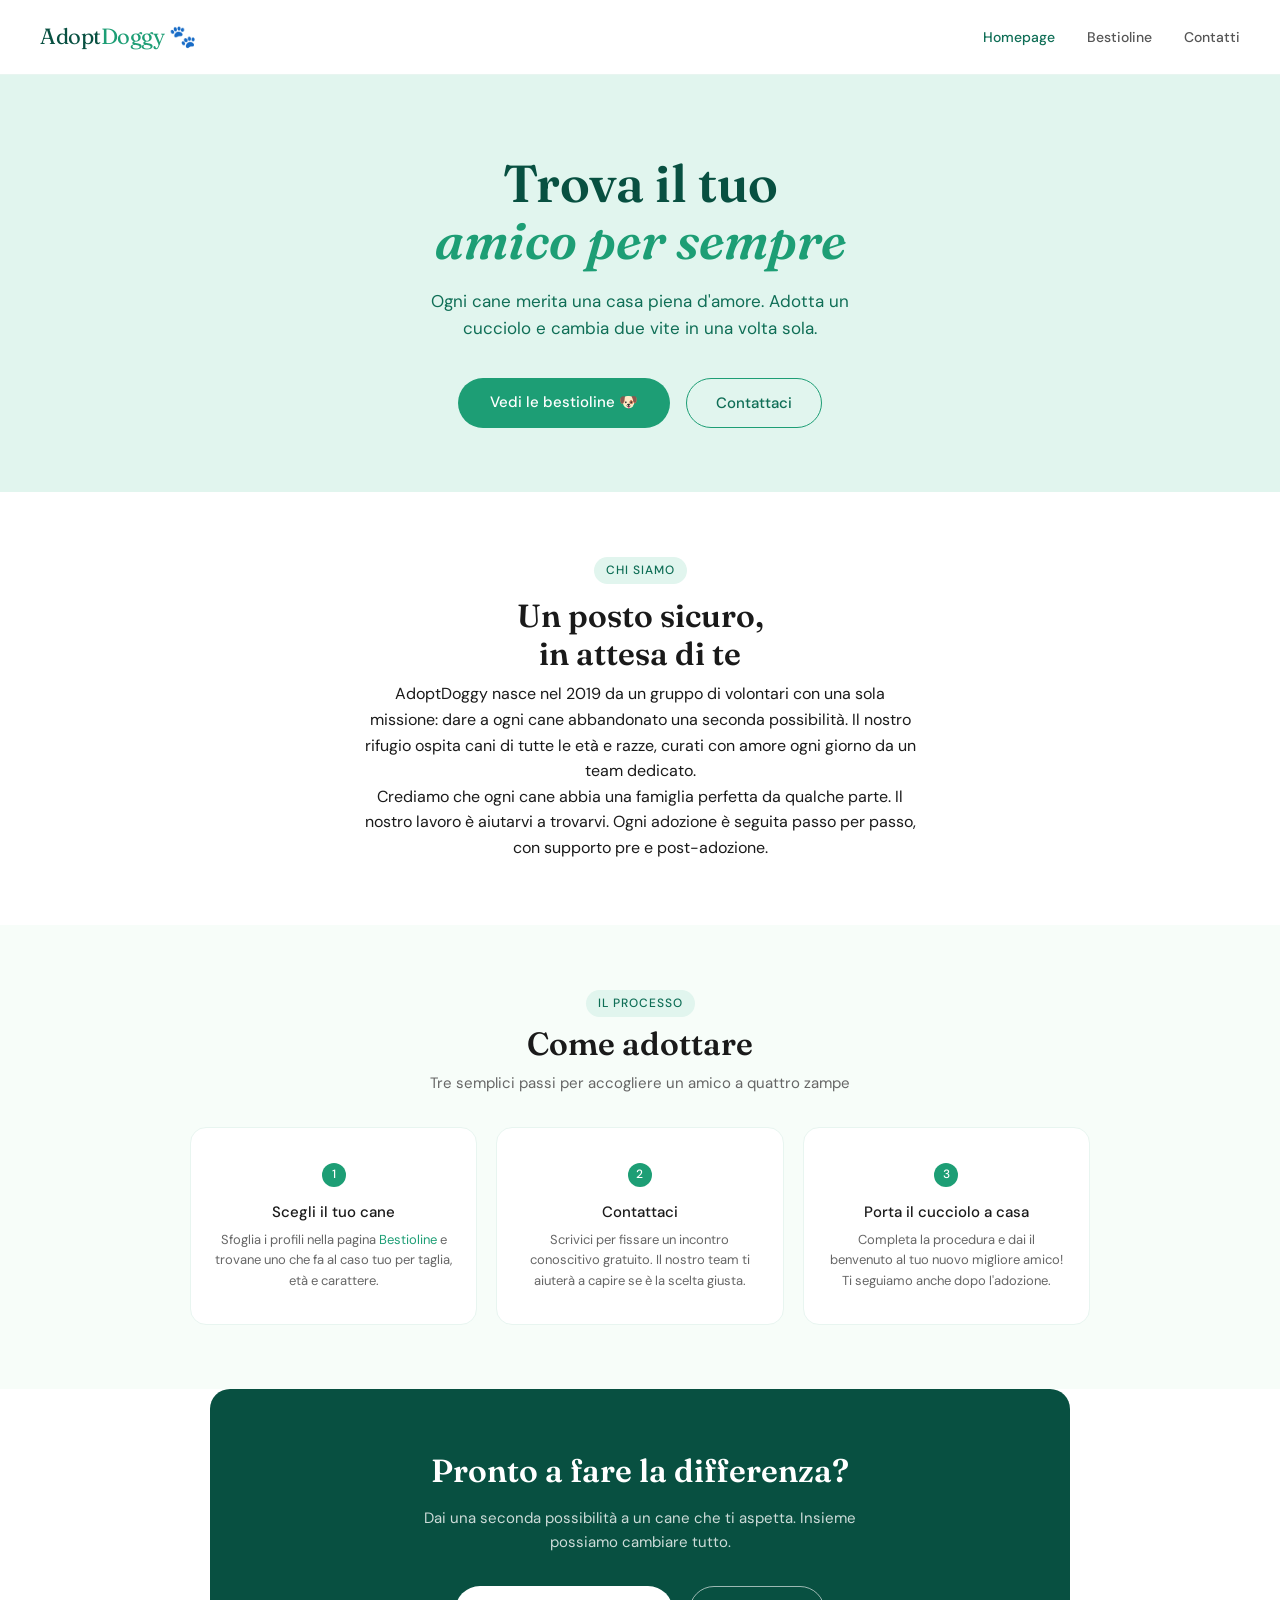
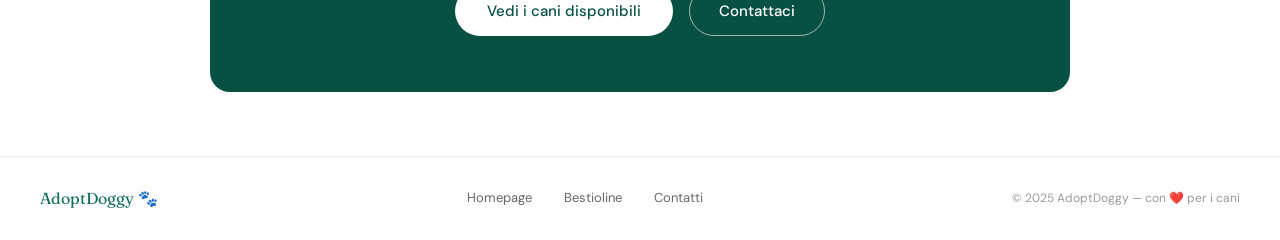
<file: index.html>
<!DOCTYPE html>

<html>

<head>
    <meta charset="utf-8">
    <meta http-equiv="X-UA-Compatible" content="IE=edge">
    <title></title>
    <meta name="description" content="">
    <meta name="viewport" content="width=device-width, initial-scale=1">
    <link rel="stylesheet" href="./style/style.css">
</head>

<body>
    <header>
        <div class="logo">Adopt<span>Doggy</span> 🐾</div>
        <nav>
            <a href="./index.html" class="active">Homepage</a>
            <a href="./index2.html">Bestioline</a>
            <a href="./index3.html">Contatti</a>
        </nav>
    </header>

    <main>

        <!-- HERO -->
        <section class="hero">
            <h1>Trova il tuo<br><em>amico per sempre</em></h1>
            <p>Ogni cane merita una casa piena d'amore. Adotta un cucciolo e cambia due vite in una volta sola.</p>
            <div class="hero-btns">
                <a href="./index2.html" class="btn-primary">Vedi le bestioline 🐶</a>
                <a href="./index3.html" class="btn-outline">Contattaci</a>
            </div>
        </section>

        <!-- CHI SIAMO -->
        <section class="section about">
            <div class="about-text">
                <div class="label-tag">Chi siamo</div>
                <h2 class="section-title">Un posto sicuro,<br>in attesa di te</h2>
                <p class="about-desc">
                    AdoptDoggy nasce nel 2019 da un gruppo di volontari con una sola missione: dare a ogni cane
                    abbandonato una seconda possibilità. Il nostro rifugio ospita cani di tutte le età e razze, curati
                    con amore ogni giorno da un team dedicato.
                </p>
                <p class="about-desc">
                    Crediamo che ogni cane abbia una famiglia perfetta da qualche parte. Il nostro lavoro è aiutarvi a
                    trovarvi. Ogni adozione è seguita passo per passo, con supporto pre e post-adozione.
                </p>
            </div>
        </section>

        <!-- COME ADOTTARE -->
        <section class="section how-section">
            <div style="text-align:center; margin-bottom: 2rem;">
                <div class="label-tag" style="margin:0 auto 0.5rem;">Il processo</div>
                <h2 class="section-title">Come adottare</h2>
                <p class="section-sub">Tre semplici passi per accogliere un amico a quattro zampe</p>
            </div>
            <div class="how-grid">
                <div class="how-card">
                    <div class="step-num">1</div>
                    <div class="how-title">Scegli il tuo cane</div>
                    <div class="how-desc">Sfoglia i profili nella pagina <a href="./index2.html">Bestioline</a> e
                        trovane uno che fa al caso tuo per taglia, età e carattere.</div>
                </div>
                <div class="how-card">
                    <div class="step-num">2</div>
                    <div class="how-title">Contattaci</div>
                    <div class="how-desc">Scrivici per fissare un incontro conoscitivo gratuito. Il nostro team ti
                        aiuterà a capire se è la scelta giusta.</div>
                </div>
                <div class="how-card">
                    <div class="step-num">3</div>
                    <div class="how-title">Porta il cucciolo a casa</div>
                    <div class="how-desc">Completa la procedura e dai il benvenuto al tuo nuovo migliore amico! Ti
                        seguiamo anche dopo l'adozione.</div>
                </div>
            </div>
        </section>

        <!-- CTA FINALE -->
        <section class="section" style="padding-top:0;">
            <div class="cta-banner">
                <h2>Pronto a fare la differenza?</h2>
                <p>Dai una seconda possibilità a un cane che ti aspetta. Insieme possiamo cambiare tutto.</p>
                <div class="hero-btns">
                    <a href="./index2.html" class="btn-white">Vedi i cani disponibili</a>
                    <a href="./index3.html" class="btn-white-outline">Contattaci</a>
                </div>
            </div>
        </section>

    </main>

    <footer>
        <div class="footer-logo">AdoptDoggy 🐾</div>
        <div class="footer-links">
            <a href="./index.html">Homepage</a>
            <a href="./index2.html">Bestioline</a>
            <a href="./index3.html">Contatti</a>
        </div>
        <div class="footer-copy">© 2025 AdoptDoggy — con ❤️ per i cani</div>
    </footer>

    <script src="./script/script.js"></script>
</body>

</html>
</file>
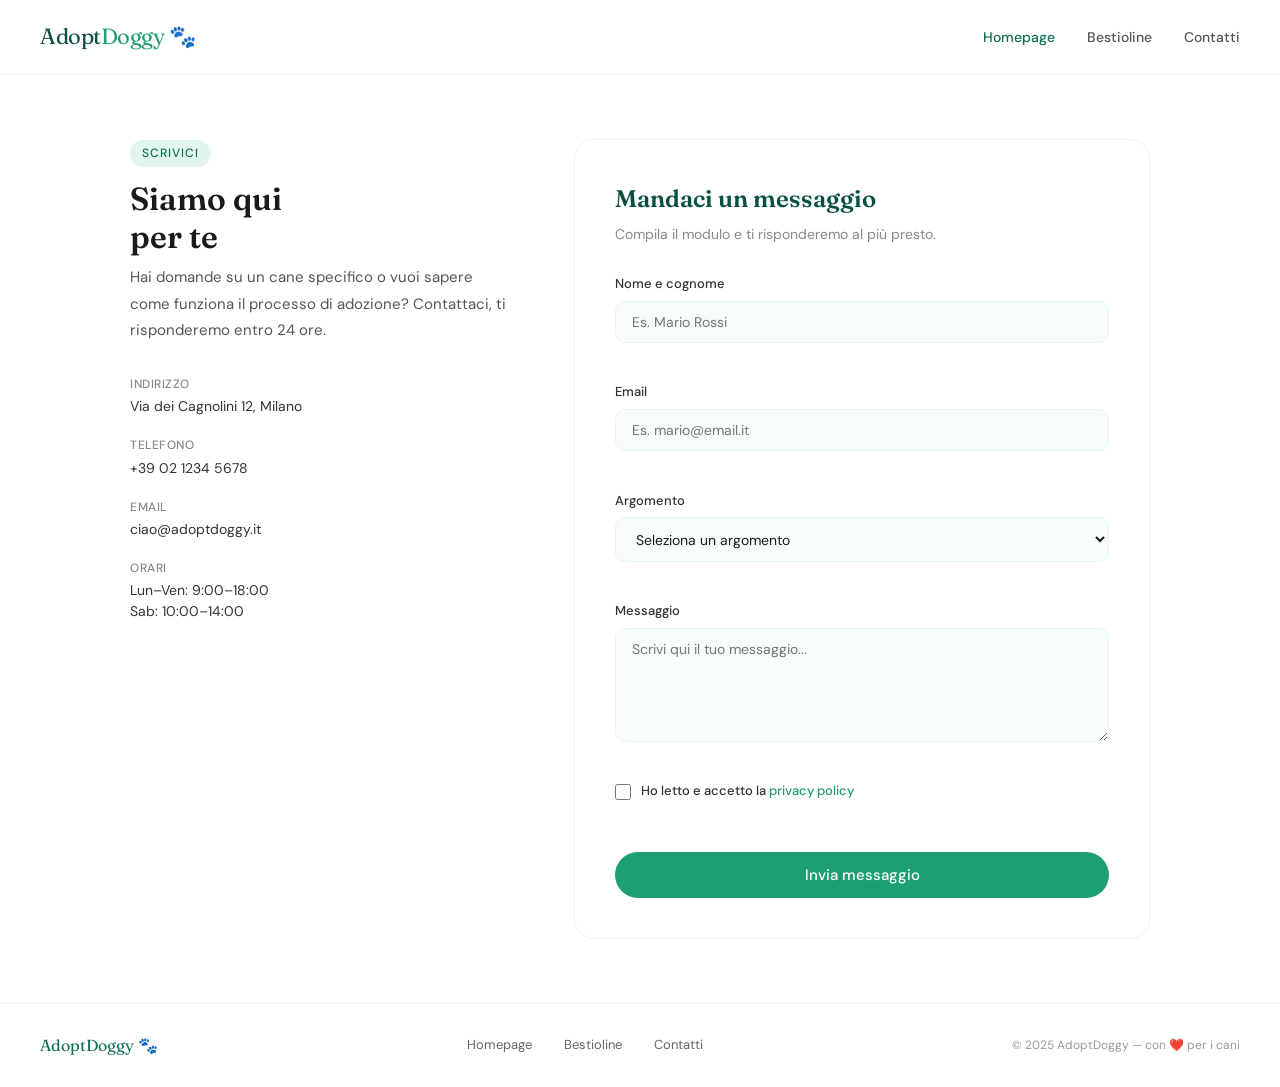
<file: index3.html>
<!DOCTYPE html>

<html>

<head>
    <meta charset="utf-8">
    <meta http-equiv="X-UA-Compatible" content="IE=edge">
    <title></title>
    <meta name="description" content="">
    <meta name="viewport" content="width=device-width, initial-scale=1">
    <link rel="stylesheet" href="./style/style.css">
</head>

<body>
    <header>
        <div class="logo">Adopt<span>Doggy</span> 🐾</div>
        <nav>
            <a href="./index.html" class="active">Homepage</a>
            <a href="./index2.html">Bestioline</a>
            <a href="./index3.html">Contatti</a>
        </nav>
    </header>

    <main>
        <section class="contatti-section">

            <!-- COLONNA SINISTRA: info -->
            <div class="contatti-info">
                <div class="label-tag">Scrivici</div>
                <h1 class="section-title">Siamo qui<br>per te </h1>
                <p class="contatti-intro">Hai domande su un cane specifico o vuoi sapere come funziona il processo di
                    adozione? Contattaci, ti risponderemo entro 24 ore.</p>

                <div class="info-list">
                    <div class="info-item">

                        <div>
                            <div class="info-label">Indirizzo</div>
                            <div class="info-value">Via dei Cagnolini 12, Milano</div>
                        </div>
                    </div>
                    <div class="info-item">

                        <div>
                            <div class="info-label">Telefono</div>
                            <div class="info-value">+39 02 1234 5678</div>
                        </div>
                    </div>
                    <div class="info-item">

                        <div>
                            <div class="info-label">Email</div>
                            <div class="info-value">ciao@adoptdoggy.it</div>
                        </div>
                    </div>
                    <div class="info-item">

                        <div>
                            <div class="info-label">Orari</div>
                            <div class="info-value">Lun–Ven: 9:00–18:00<br>Sab: 10:00–14:00</div>
                        </div>
                    </div>
                </div>
            </div>

            <!-- COLONNA DESTRA: form -->
            <div class="contatti-form-wrap">
                <div class="form-card" id="form-card">

                    <!-- FORM -->
                    <div id="form-view">
                        <h2 class="form-title">Mandaci un messaggio</h2>
                        <p class="form-sub">Compila il modulo e ti risponderemo al più presto.</p>

                        <div class="form-group">
                            <label for="nome">Nome e cognome</label>
                            <input type="text" id="nome" placeholder="Es. Mario Rossi">
                            <span class="field-error" id="error-nome"></span>
                        </div>

                        <div class="form-group">
                            <label for="email">Email</label>
                            <input type="email" id="email" placeholder="Es. mario@email.it">
                            <span class="field-error" id="error-email"></span>
                        </div>

                        <div class="form-group">
                            <label for="oggetto">Argomento</label>
                            <select id="oggetto">
                                <option value="">Seleziona un argomento</option>
                                <option value="adozione">Informazioni adozione</option>
                                <option value="cane">Domanda su un cane specifico</option>
                                <option value="volontario">Diventare volontario</option>
                                <option value="donazione">Donazione</option>
                                <option value="altro">Altro</option>
                            </select>
                            <span class="field-error" id="error-oggetto"></span>
                        </div>

                        <div class="form-group">
                            <label for="messaggio">Messaggio</label>
                            <textarea id="messaggio" rows="5" placeholder="Scrivi qui il tuo messaggio..."></textarea>
                            <span class="field-error" id="error-messaggio"></span>
                        </div>

                        <div class="form-group privacy-group">
                            <label class="checkbox-label">
                                <input type="checkbox" id="privacy">
                                <span>Ho letto e accetto la <a href="#">privacy policy</a></span>
                            </label>
                            <span class="field-error" id="error-privacy"></span>
                        </div>


                        <button class="btn-primary btn-full" id="btn-invia">
                            Invia messaggio
                        </button>
                    </div>

                    <!-- SUCCESSO (nascosto di default) -->
                    <div id="success-view" class="success-view" style="display:none;">
                        <div class="success-icon">🐾</div>
                        <h2 class="form-title">Messaggio inviato!</h2>
                        <p class="form-sub">Grazie per averci scritto. Ti risponderemo entro 24 ore all'indirizzo email
                            indicato.</p>

                        <button class="btn-outline" id="btn-reset" style="margin-top:1.5rem;">
                            Invia un altro messaggio
                        </button>
                    </div>

                </div>
            </div>

        </section>
    </main>

    <footer>
        <div class="footer-logo">AdoptDoggy 🐾</div>
        <div class="footer-links">
            <a href="./index.html">Homepage</a>
            <a href="./index2.html">Bestioline</a>
            <a href="./index3.html">Contatti</a>
        </div>
        <div class="footer-copy">© 2025 AdoptDoggy — con ❤️ per i cani</div>
    </footer>

    <script src="./script/script.js"></script>
</body>

</html>
</file>
<file: style/style.css>
/* import pèer il font utilizato per la pagina web  */
@import url('https://fonts.googleapis.com/css2?family=Fraunces:ital,wght@0,400;0,600;1,400&family=DM+Sans:wght@400;500&display=swap');

/* === RESET & BASE === */
*,
*::before,
*::after {
    box-sizing: border-box;
    margin: 0;
    padding: 0;
}

body {
    font-family: 'DM Sans', sans-serif;
    color: #1a1a1a;
    background: #fff;
    line-height: 1.6;
}

/* === HEADER === */
header {
    display: flex;
    justify-content: space-between;
    align-items: center;
    padding: 1.2rem 2.5rem;
    border-bottom: 1px solid #e8f5f0;
    background: #fff;
    position: sticky;
    top: 0;
    z-index: 100;
}

.logo {
    font-family: 'Fraunces', serif;
    font-size: 22px;
    color: #085041;
    letter-spacing: -0.5px;
}

.logo span {
    color: #1D9E75;
}

nav {
    display: flex;
    gap: 2rem;
}

nav a {
    font-size: 14px;
    color: #555;
    text-decoration: none;
    font-weight: 500;
    transition: color 0.2s;
}

nav a:hover,
nav a.active {
    color: #0F6E56;
}

/* === BUTTONS === */
.btn-primary {
    background: #1D9E75;
    color: #fff;
    border: none;
    padding: 0.8rem 2rem;
    border-radius: 99px;
    font-family: 'DM Sans', sans-serif;
    font-size: 15px;
    font-weight: 500;
    cursor: pointer;
    text-decoration: none;
    display: inline-block;
    transition: background 0.2s, transform 0.15s;
}

.btn-primary:hover {
    background: #0F6E56;
    transform: translateY(-2px);
}

.btn-outline {
    background: transparent;
    color: #0F6E56;
    border: 1.5px solid #1D9E75;
    padding: 0.75rem 1.8rem;
    border-radius: 99px;
    font-family: 'DM Sans', sans-serif;
    font-size: 15px;
    font-weight: 500;
    cursor: pointer;
    text-decoration: none;
    display: inline-block;
    transition: all 0.2s;
}

.btn-outline:hover {
    background: #E1F5EE;
}

.btn-white {
    background: #fff;
    color: #085041;
    border: none;
    padding: 0.8rem 2rem;
    border-radius: 99px;
    font-family: 'DM Sans', sans-serif;
    font-size: 15px;
    font-weight: 500;
    cursor: pointer;
    text-decoration: none;
    display: inline-block;
    transition: opacity 0.2s, transform 0.15s;
}

.btn-white:hover {
    opacity: 0.9;
    transform: translateY(-1px);
}

.btn-white-outline {
    background: transparent;
    color: #fff;
    border: 1.5px solid rgba(255, 255, 255, 0.6);
    padding: 0.75rem 1.8rem;
    border-radius: 99px;
    font-family: 'DM Sans', sans-serif;
    font-size: 15px;
    font-weight: 500;
    cursor: pointer;
    text-decoration: none;
    display: inline-block;
    transition: all 0.2s;
}

.btn-white-outline:hover {
    background: rgba(255, 255, 255, 0.1);
}

.hero-btns {
    display: flex;
    gap: 1rem;
    justify-content: center;
    flex-wrap: wrap;
}

/* === HERO === */
.hero {
    background: #E1F5EE;
    padding: 5rem 2rem 4rem;
    text-align: center;
    position: relative;
    overflow: hidden;
}

.hero-paw {
    position: absolute;
    font-size: 90px;
    opacity: 0.06;
    user-select: none;
}


.hero h1 {
    font-family: 'Fraunces', serif;
    font-size: 52px;
    font-weight: 600;
    line-height: 1.1;
    color: #085041;
    margin-bottom: 1.2rem;
}

.hero h1 em {
    font-style: italic;
    color: #1D9E75;
}

.hero p {
    font-size: 17px;
    color: #0F6E56;
    max-width: 460px;
    margin: 0 auto 2.2rem;
    line-height: 1.6;
}

/* === STATS === */
.stats {
    display: flex;
    justify-content: center;
    gap: 4rem;
    padding: 2.2rem 2rem;
    background: #fff;
    border-bottom: 1px solid #e8f5f0;
    flex-wrap: wrap;
}

/* === SECTION BASE === */
.section {
    padding: 4rem 2.5rem;
}

.label-tag {
    display: inline-block;
    font-size: 12px;
    font-weight: 500;
    text-transform: uppercase;
    letter-spacing: 1px;
    color: #0F6E56;
    background: #E1F5EE;
    padding: 4px 12px;
    border-radius: 99px;
    margin-bottom: 0.8rem;
}

.section-title {
    font-family: 'Fraunces', serif;
    font-size: 32px;
    font-weight: 600;
    color: #1a1a1a;
    line-height: 1.2;
    margin-bottom: 0.5rem;
}

.section-sub {
    font-size: 15px;
    color: #666;
    margin-bottom: 0.5rem;
}

/* === CHI SIAMO === */
.about {

    align-items: center;
    background: #fff;
    text-align: center;
    width: 50%;
    margin: 0 auto;

}



/* === COME ADOTTARE === */
.how-section {
    background: #f7fdf9;
}

.how-grid {
    display: grid;
    grid-template-columns: repeat(auto-fit, minmax(200px, 1fr));
    gap: 1.2rem;
    max-width: 900px;
    margin: 0 auto;
}

.how-card {
    background: #fff;
    border: 1px solid #e8f5f0;
    border-radius: 16px;
    padding: 2rem 1.5rem;
    text-align: center;
}

.step-num {
    display: inline-flex;
    align-items: center;
    justify-content: center;
    background: #1D9E75;
    color: #fff;
    font-size: 12px;
    font-weight: 500;
    width: 24px;
    height: 24px;
    border-radius: 50%;
    margin-bottom: 0.8rem;
}


.how-title {
    font-weight: 500;
    font-size: 15px;
    color: #1a1a1a;
    margin-bottom: 6px;
}

.how-desc {
    font-size: 13px;
    color: #666;
    line-height: 1.6;
}

.how-desc a {
    color: #1D9E75;
    text-decoration: none;
}

.how-desc a:hover {
    text-decoration: underline;
}

.testi-section {
    background: #fff;
}

.testi-grid {
    display: grid;
    grid-template-columns: repeat(auto-fit, minmax(240px, 1fr));
    gap: 1.2rem;
    max-width: 960px;
    margin: 0 auto;
}

.testi-card {
    background: #f7fdf9;
    border: 1px solid #e8f5f0;
    border-radius: 16px;
    padding: 1.8rem 1.5rem;
}

.testi-quote {
    font-family: 'Fraunces', serif;
    font-style: italic;
    font-size: 15px;
    color: #333;
    line-height: 1.7;
    margin-bottom: 1.2rem;
}

.testi-author {
    display: flex;
    align-items: center;
    gap: 12px;
}

.testi-avatar {
    width: 40px;
    height: 40px;
    border-radius: 50%;
    background: #E1F5EE;
    color: #085041;
    display: flex;
    align-items: center;
    justify-content: center;
    font-size: 13px;
    font-weight: 500;
    flex-shrink: 0;
}

.testi-name {
    font-weight: 500;
    font-size: 14px;
    color: #1a1a1a;
}

.testi-city {
    font-size: 12px;
    color: #888;
}

/* === CTA BANNER === */
.cta-banner {
    background: #085041;
    color: #fff;
    padding: 3.5rem 2rem;
    text-align: center;
    border-radius: 20px;
    max-width: 860px;
    margin: 0 auto;
}

.cta-banner h2 {
    font-family: 'Fraunces', serif;
    font-size: 32px;
    font-weight: 600;
    margin-bottom: 0.6rem;
}

.cta-banner p {
    font-size: 15px;
    opacity: 0.8;
    margin-bottom: 2rem;
    max-width: 440px;
    margin-left: auto;
    margin-right: auto;
}

/* === FOOTER === */
footer {
    padding: 1.8rem 2.5rem;
    border-top: 1px solid #e8f5f0;
    display: flex;
    justify-content: space-between;
    align-items: center;
    flex-wrap: wrap;
    gap: 1rem;
    background: #fff;
}

.footer-logo {
    font-family: 'Fraunces', serif;
    font-size: 16px;
    color: #0F6E56;
}

.footer-links {
    display: flex;
    gap: 2rem;
}

.footer-links a {
    font-size: 13px;
    color: #666;
    text-decoration: none;
    transition: color 0.2s;
}

.footer-links a:hover {
    color: #0F6E56;
}

.footer-copy {
    font-size: 12px;
    color: #999;
}

/* === PAGINA BESTIOLINE === */
.section-card {
    padding: 3rem 2.5rem;
    background: #f7fdf9;
    min-height: 100vh;
}

.page-header {
    text-align: center;
    margin-bottom: 2.5rem;
}

.cards-grid {
    display: flex;
    flex-wrap: wrap;
    gap: 1.5rem;
    max-width: 1100px;
    margin: 0 auto;
    justify-content: center;
}

.cards-grid .card {
    flex: 1 1 260px;
    max-width: 320px;
}

.card {
    background: #fff;
    border: 1px solid #e8f5f0;
    border-radius: 20px;
    overflow: hidden;
    transition: transform 0.25s, box-shadow 0.25s;
    display: flex;
    flex-direction: column;
}

.card:hover {
    transform: translateY(-5px);
    box-shadow: 0 12px 32px rgba(29, 158, 117, 0.12);
}

.card-img-wrap {
    width: 100%;
    height: 200px;
    overflow: hidden;
    background: #e1f5ee;
    display: flex;
    align-items: center;
    justify-content: center;
    font-size: 72px;
    flex-shrink: 0;
}

.card-img-wrap img {
    width: 100%;
    height: 100%;
    object-fit: cover;
    display: block;
}

.card-body {
    padding: 1.25rem 1.4rem 1.4rem;
    display: flex;
    flex-direction: column;
    flex: 1;
}

.nome_cane {
    font-family: 'Fraunces', serif;
    font-size: 22px;
    font-weight: 600;
    color: #085041;
    margin-bottom: 0.3rem;
}

.card-razza {
    font-size: 13px;
    color: #1D9E75;
    font-weight: 500;
    margin-bottom: 0.8rem;
}

.card-desc {
    font-size: 14px;
    color: #555;
    line-height: 1.65;
    margin-bottom: 1rem;
    flex: 1;
}

.card-tags {
    display: flex;
    gap: 6px;
    flex-wrap: wrap;
    margin-bottom: 1.2rem;
}

.tag {
    font-size: 12px;
    padding: 4px 10px;
    border-radius: 99px;
    font-weight: 500;
}

.tag-green {
    background: #E1F5EE;
    color: #085041;
}

.tag-amber {
    background: #FAEEDA;
    color: #633806;
}

.tag-purple {
    background: #EEEDFE;
    color: #3C3489;
}

.tag-coral {
    background: #FAECE7;
    color: #993C1D;
}

.card-footer-row {
    display: flex;
    align-items: center;
    justify-content: space-between;
    padding-top: 1rem;
    border-top: 1px solid #e8f5f0;
    margin-top: auto;
}

.card-eta {
    font-size: 13px;
    color: #888;
}

.card-eta strong {
    color: #333;
    font-weight: 500;
}

.btn-adotta {
    background: #1D9E75;
    color: #fff;
    border: none;
    padding: 0.5rem 1.2rem;
    border-radius: 99px;
    font-size: 13px;
    font-weight: 500;
    cursor: pointer;
    text-decoration: none;
    transition: background 0.2s, transform 0.15s;
}

.btn-adotta:hover {
    background: #0F6E56;
    transform: translateY(-1px);

}

/* === PAGINA CONTATTI === */
.contatti-section {
    display: flex;
    gap: 4rem;
    padding: 4rem 2.5rem;
    max-width: 1100px;
    margin: 0 auto;
    align-items: flex-start;
}

.contatti-info {
    flex: 1 1 300px;
    max-width: 380px;
}

.contatti-intro {
    font-size: 15px;
    color: #555;
    line-height: 1.75;
    margin-bottom: 2rem;
}

.info-list {
    display: flex;
    flex-direction: column;
    gap: 1.2rem;
}

.info-item {
    display: flex;
    align-items: flex-start;
    gap: 1rem;
}

.info-icon {
    font-size: 22px;
    width: 44px;
    height: 44px;
    background: #E1F5EE;
    border-radius: 12px;
    display: flex;
    align-items: center;
    justify-content: center;
    flex-shrink: 0;
}

.info-label {
    font-size: 12px;
    color: #888;
    font-weight: 500;
    text-transform: uppercase;
    letter-spacing: 0.5px;
    margin-bottom: 2px;
}

.info-value {
    font-size: 14px;
    color: #333;
    line-height: 1.5;
}

.contatti-form-wrap {
    flex: 1 1 400px;
}

.form-card {
    background: #fff;
    border: 1px solid #e8f5f0;
    border-radius: 20px;
    padding: 2.5rem;
}

.form-title {
    font-family: 'Fraunces', serif;
    font-size: 24px;
    font-weight: 600;
    color: #085041;
    margin-bottom: 0.3rem;
}

.form-sub {
    font-size: 14px;
    color: #888;
    margin-bottom: 1.8rem;
}

.form-group {
    display: flex;
    flex-direction: column;
    margin-bottom: 1.2rem;
}

.form-group label {
    font-size: 13px;
    font-weight: 500;
    color: #333;
    margin-bottom: 6px;
}

.form-group input,
.form-group select,
.form-group textarea {
    font-family: 'DM Sans', sans-serif;
    font-size: 14px;
    color: #1a1a1a;
    background: #f7fdf9;
    border: 1px solid #e8f5f0;
    border-radius: 10px;
    padding: 0.7rem 1rem;
    outline: none;
    transition: border-color 0.2s, box-shadow 0.2s;
    resize: vertical;
}

.form-group input:focus,
.form-group select:focus,
.form-group textarea:focus {
    border-color: #1D9E75;
    box-shadow: 0 0 0 3px rgba(29, 158, 117, 0.1);
}

.field-error {
    font-size: 12px;
    color: #c0392b;
    margin-top: 4px;
    min-height: 16px;
}

.privacy-group {
    margin-bottom: 1.5rem;
}

.checkbox-label {
    display: flex;
    align-items: center;
    gap: 10px;
    font-size: 13px;
    color: #555;
    cursor: pointer;
}

.checkbox-label input[type="checkbox"] {
    width: 16px;
    height: 16px;
    accent-color: #1D9E75;
    cursor: pointer;
    flex-shrink: 0;
}

.checkbox-label a {
    color: #1D9E75;
    text-decoration: none;
}

.checkbox-label a:hover {
    text-decoration: underline;
}

.btn-full {
    width: 100%;
    text-align: center;
}

.success-view {
    flex-direction: column;
    align-items: center;
    text-align: center;
    padding: 2rem 0;
}

.success-icon {
    font-size: 56px;
    margin-bottom: 1rem;
}

/* responsive contatti */

/* === RESPONSIVE === */
@media (max-width: 768px) {
    header {
        padding: 1rem 1.2rem;
    }

    nav {
        gap: 1rem;
    }

    .hero h1 {
        font-size: 36px;
    }

    .stats {
        gap: 2rem;
    }

    .section {
        padding: 3rem 1.5rem;
    }

    .about {
        grid-template-columns: 1fr;
        gap: 2rem;
    }

    .cta-banner {
        border-radius: 12px;
    }

    .contatti-section {
        flex-direction: column;
        gap: 2rem;
    }

    .contatti-info {
        max-width: 100%;
    }

    footer {
        flex-direction: column;
        text-align: center;
    }

    .footer-links {
        justify-content: center;
    }
}
</file>
